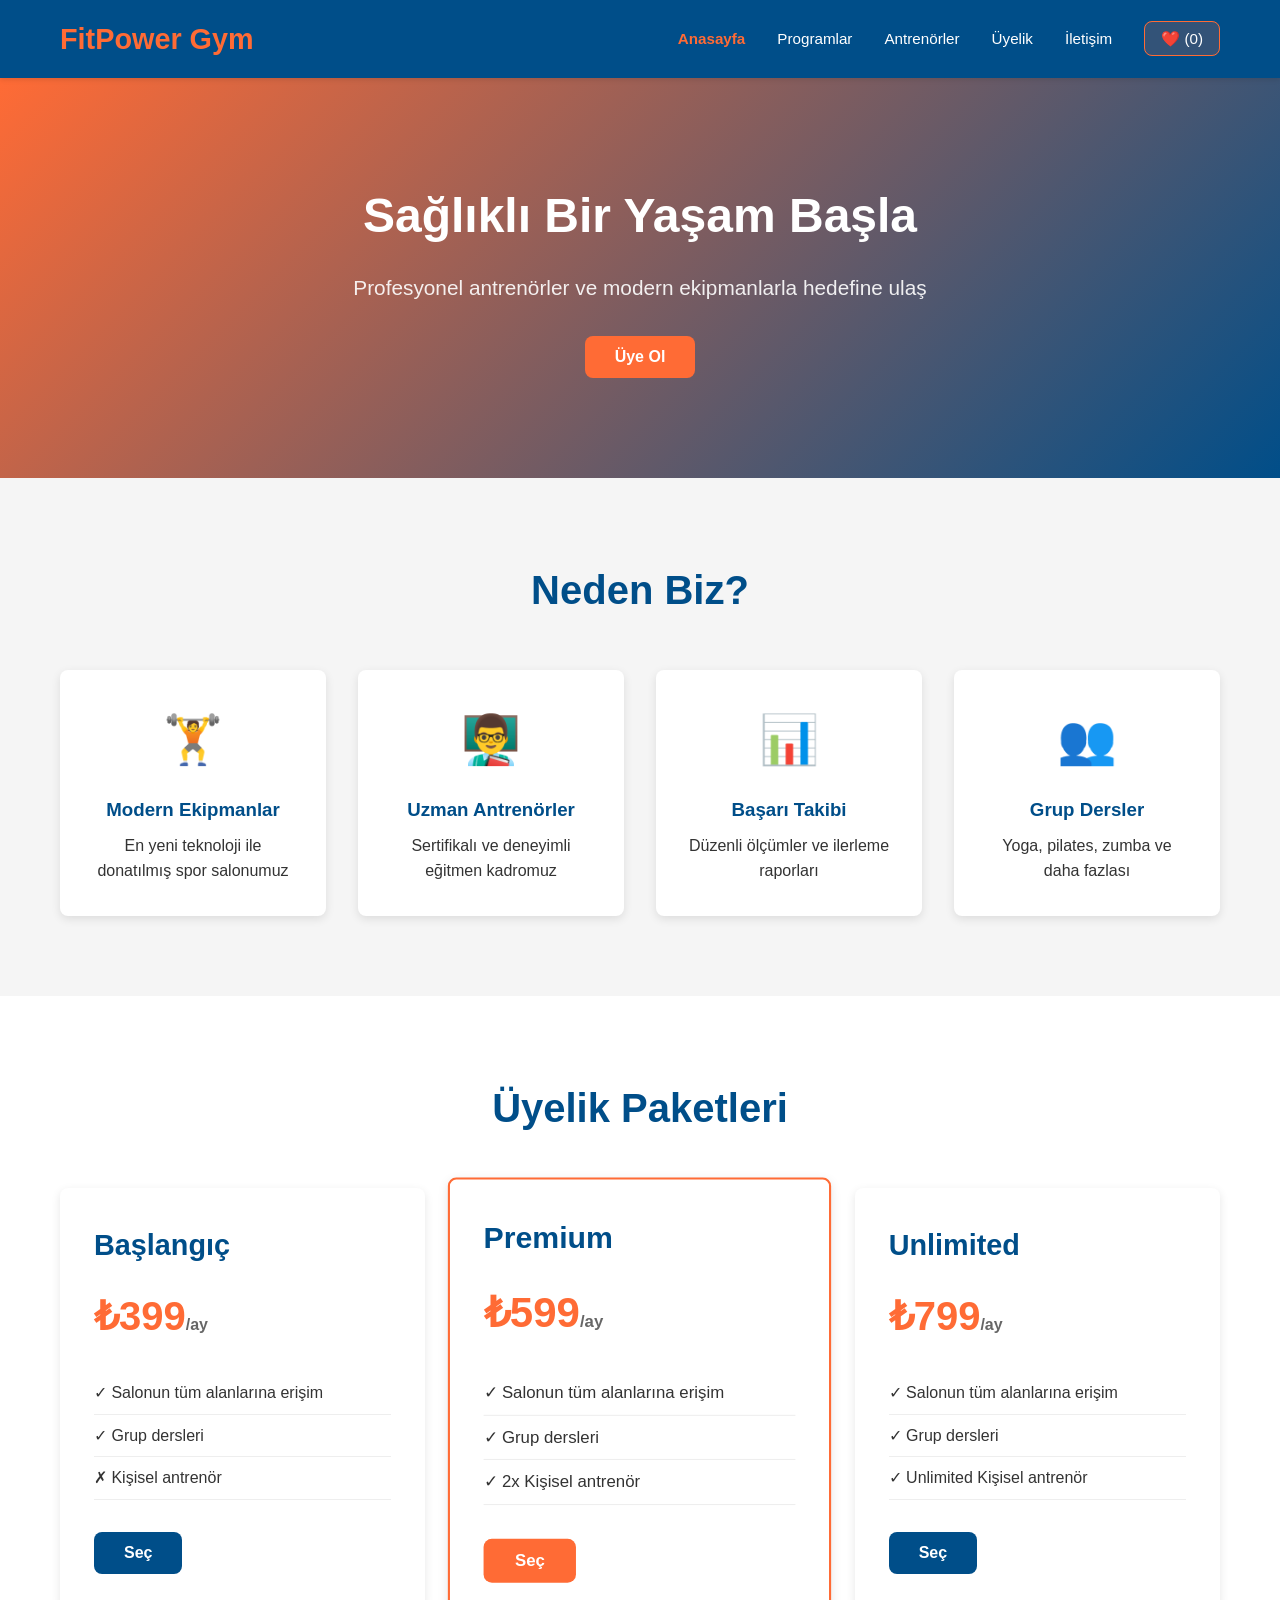
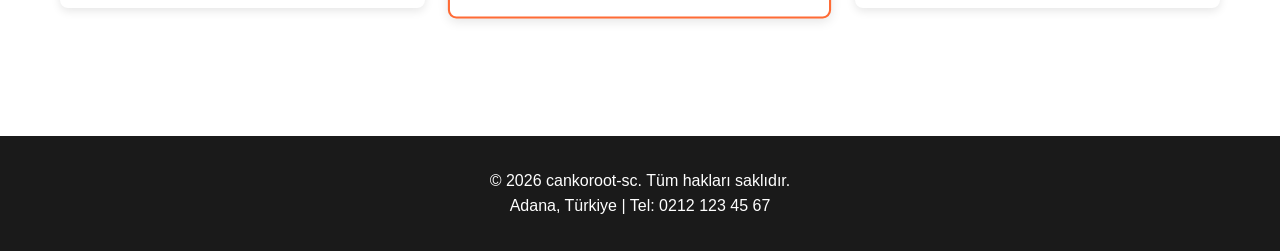
<file: index.html>
<!DOCTYPE html>

<head>
    <meta charset="UTF-8">
    <meta name="viewport" content="width=device-width, initial-scale=1.0">
    <title>FitPower Gym - Türkiye'nin En İyi Spor Salonu</title>
    <link rel="stylesheet" href="css/style.css">
</head>

<body>
    <nav class="navbar">
        <div class="container">
            <div class="nav-brand">
                <h1>FitPower Gym</h1>
            </div>
            <button class="menu-toggle" id="menuToggle">☰</button>
            <ul class="nav-menu" id="navMenu">
                <li><a href="index.html" class="active">Anasayfa</a></li>
                <li><a href="programs.html">Programlar</a></li>
                <li><a href="trainers.html">Antrenörler</a></li>
                <li><a href="membership.html">Üyelik</a></li>
                <li><a href="contact.html">İletişim</a></li>
                <li><a href="#" id="favBtn" class="fav-btn">❤️ (<span id="favCount">0</span>)</a></li>
            </ul>
        </div>
    </nav>

    <section class="hero">
        <div class="hero-content">
            <h2>Sağlıklı Bir Yaşam Başla</h2>
            <p>Profesyonel antrenörler ve modern ekipmanlarla hedefine ulaş</p>
            <button class="btn btn-primary"
                onclick="document.querySelector('.membership-section').scrollIntoView({behavior: 'smooth'})">Üye
                Ol</button>
        </div>
    </section>

    <section class="features">
        <div class="container">
            <h2>Neden Biz?</h2>
            <div class="features-grid">
                <div class="feature-card">
                    <div class="feature-icon">🏋️</div>
                    <h3>Modern Ekipmanlar</h3>
                    <p>En yeni teknoloji ile donatılmış spor salonumuz</p>
                </div>
                <div class="feature-card">
                    <div class="feature-icon">👨‍🏫</div>
                    <h3>Uzman Antrenörler</h3>
                    <p>Sertifikalı ve deneyimli eğitmen kadromuz</p>
                </div>
                <div class="feature-card">
                    <div class="feature-icon">📊</div>
                    <h3>Başarı Takibi</h3>
                    <p>Düzenli ölçümler ve ilerleme raporları</p>
                </div>
                <div class="feature-card">
                    <div class="feature-icon">👥</div>
                    <h3>Grup Dersler</h3>
                    <p>Yoga, pilates, zumba ve daha fazlası</p>
                </div>
            </div>
        </div>
    </section>

    <section class="membership-section" id="membershipSection">
        <div class="container">
            <h2>Üyelik Paketleri</h2>
            <div class="membership-cards">
                <div class="membership-card">
                    <h3>Başlangıç</h3>
                    <p class="price">₺399<span>/ay</span></p>
                    <ul>
                        <li>✓ Salonun tüm alanlarına erişim</li>
                        <li>✓ Grup dersleri</li>
                        <li>✗ Kişisel antrenör</li>
                    </ul>
                    <button class="btn btn-secondary" onclick="addToCart('Başlangıç', 399)">Seç</button>
                </div>
                <div class="membership-card featured">
                    <h3>Premium</h3>
                    <p class="price">₺599<span>/ay</span></p>
                    <ul>
                        <li>✓ Salonun tüm alanlarına erişim</li>
                        <li>✓ Grup dersleri</li>
                        <li>✓ 2x Kişisel antrenör</li>
                    </ul>
                    <button class="btn btn-primary" onclick="addToCart('Premium', 599)">Seç</button>
                </div>
                <div class="membership-card">
                    <h3>Unlimited</h3>
                    <p class="price">₺799<span>/ay</span></p>
                    <ul>
                        <li>✓ Salonun tüm alanlarına erişim</li>
                        <li>✓ Grup dersleri</li>
                        <li>✓ Unlimited Kişisel antrenör</li>
                    </ul>
                    <button class="btn btn-secondary" onclick="addToCart('Unlimited', 799)">Seç</button>
                </div>
            </div>
        </div>
    </section>

    <footer class="footer">
        <div class="container">
            <p>&copy; 2026 cankoroot-sc. Tüm hakları saklıdır.</p>
            <p>Adana, Türkiye | Tel: 0212 123 45 67</p>
        </div>
    </footer>

    <script src="js/main.js"></script>
</body>

</html>
<!-- cankoroot tarafından yapıldı -->
</file>
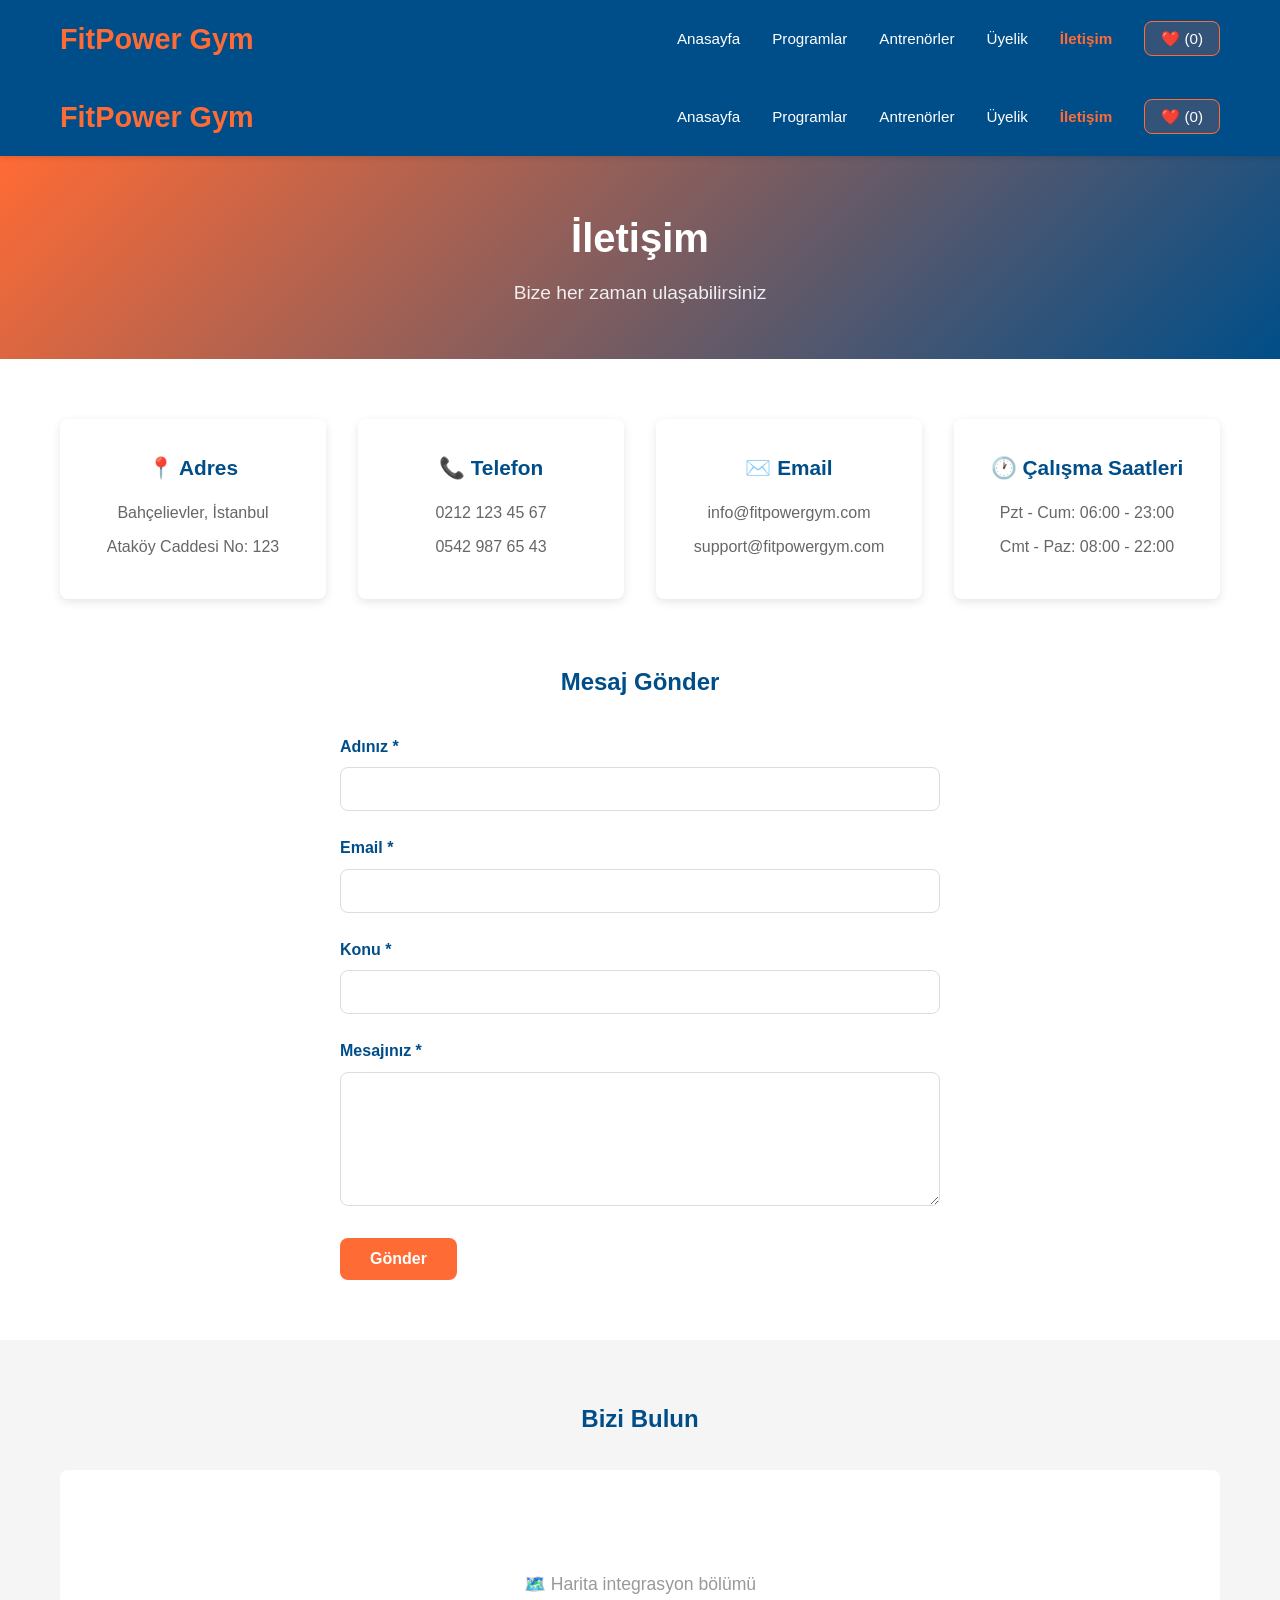
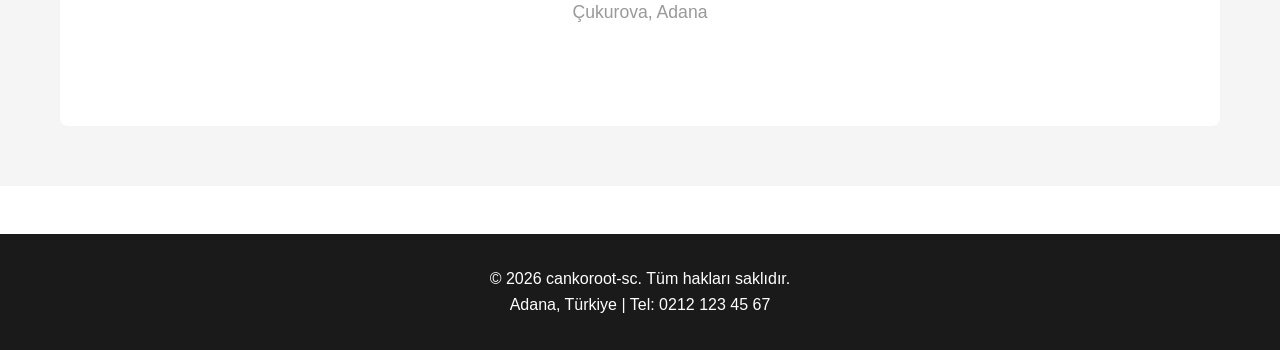
<file: contact.html>
<!DOCTYPE html>

<head>
    <meta charset="UTF-8">
    <meta name="viewport" content="width=device-width, initial-scale=1.0">
    <title>İletişim - FitPower Gym</title>
    <link rel="stylesheet" href="css/style.css">
</head>

<body>
    <!-- Navigation -->
    <nav class="navbar">
        <div class="container">
            <div class="nav-brand">
                <h1>FitPower Gym</h1>
            </div>
            <button class="menu-toggle" id="menuToggle">☰</button>
            <ul class="nav-menu" id="navMenu">
                <li><a href="index.html">Anasayfa</a></li>
                <li><a href="programs.html">Programlar</a></li>
                <li><a href="trainers.html">Antrenörler</a></li>
                <li><a href="membership.html">Üyelik</a></li>
                <li><a href="contact.html" class="active">İletişim</a></li>
                <li><a href="#" id="favBtn" class="fav-btn">❤️ (<span id="favCount">0</span>)</a></li>
            </ul>
        </div>
    </nav>

    <!-- Page Header -->
    <!DOCTYPE html>
    <html lang="tr">

    <head>
        <meta charset="UTF-8">
        <meta name="viewport" content="width=device-width, initial-scale=1.0">
        <title>İletişim - FitPower Gym</title>
        <link rel="stylesheet" href="css/style.css">
    </head>

    <body>
        <nav class="navbar">
            <div class="container">
                <div class="nav-brand">
                    <h1>FitPower Gym</h1>
                </div>
                <button class="menu-toggle" id="menuToggle">☰</button>
                <ul class="nav-menu" id="navMenu">
                    <li><a href="index.html">Anasayfa</a></li>
                    <li><a href="programs.html">Programlar</a></li>
                    <li><a href="trainers.html">Antrenörler</a></li>
                    <li><a href="membership.html">Üyelik</a></li>
                    <li><a href="contact.html" class="active">İletişim</a></li>
                    <li><a href="#" id="favBtn" class="fav-btn">❤️ (<span id="favCount">0</span>)</a></li>
                </ul>
            </div>
        </nav>

        <section class="page-header">
            <div class="container">
                <h1>İletişim</h1>
                <p>Bize her zaman ulaşabilirsiniz</p>
            </div>
        </section>

        <section class="contact-section">
            <div class="container">
                <div class="contact-info">
                    <div class="info-card">
                        <h3>📍 Adres</h3>
                        <p>Bahçelievler, İstanbul</p>
                        <p>Ataköy Caddesi No: 123</p>
                    </div>
                    <div class="info-card">
                        <h3>📞 Telefon</h3>
                        <p>0212 123 45 67</p>
                        <p>0542 987 65 43</p>
                    </div>
                    <div class="info-card">
                        <h3>✉️ Email</h3>
                        <p>info@fitpowergym.com</p>
                        <p>support@fitpowergym.com</p>
                    </div>
                    <div class="info-card">
                        <h3>🕐 Çalışma Saatleri</h3>
                        <p>Pzt - Cum: 06:00 - 23:00</p>
                        <p>Cmt - Paz: 08:00 - 22:00</p>
                    </div>
                </div>

                <div class="contact-form-wrapper">
                    <h2>Mesaj Gönder</h2>
                    <form id="contactForm" onsubmit="submitContact(event)">
                        <div class="form-group">
                            <label for="contactName">Adınız *</label>
                            <input type="text" id="contactName" name="contactName" required>
                            <span class="error-message" id="contactNameError"></span>
                        </div>

                        <div class="form-group">
                            <label for="contactEmail">Email *</label>
                            <input type="email" id="contactEmail" name="contactEmail" required>
                            <span class="error-message" id="contactEmailError"></span>
                        </div>

                        <div class="form-group">
                            <label for="subject">Konu *</label>
                            <input type="text" id="subject" name="subject" required>
                            <span class="error-message" id="subjectError"></span>
                        </div>

                        <div class="form-group">
                            <label for="contactMessage">Mesajınız *</label>
                            <textarea id="contactMessage" name="contactMessage" rows="6" required></textarea>
                            <span class="error-message" id="contactMessageError"></span>
                        </div>

                        <button type="submit" class="btn btn-primary">Gönder</button>
                    </form>
                    <div id="contactSuccessMessage" class="success-message" style="display: none;">
                        <p>✓ Mesajınız başarıyla gönderildi. Yakında sizinle iletişime geçeceğiz.</p>
                    </div>
                </div>
            </div>
        </section>

        <section class="map-section">
            <div class="container">
                <h2>Bizi Bulun</h2>
                <div class="map-placeholder">
                    <p>🗺️ Harita integrasyon bölümü</p>
                    <p>Çukurova, Adana</p>
                </div>
            </div>
        </section>

        <footer class="footer">
            <div class="container">
                <p>&copy; 2026 cankoroot-sc. Tüm hakları saklıdır.</p>
                <p>Adana, Türkiye | Tel: 0212 123 45 67</p>
            </div>
        </footer>

        <script src="js/main.js"></script>
        <script src="js/contact.js"></script>
    </body>

    </html>
    <!-- cankoroot tarafından yapıldı -->
</file>
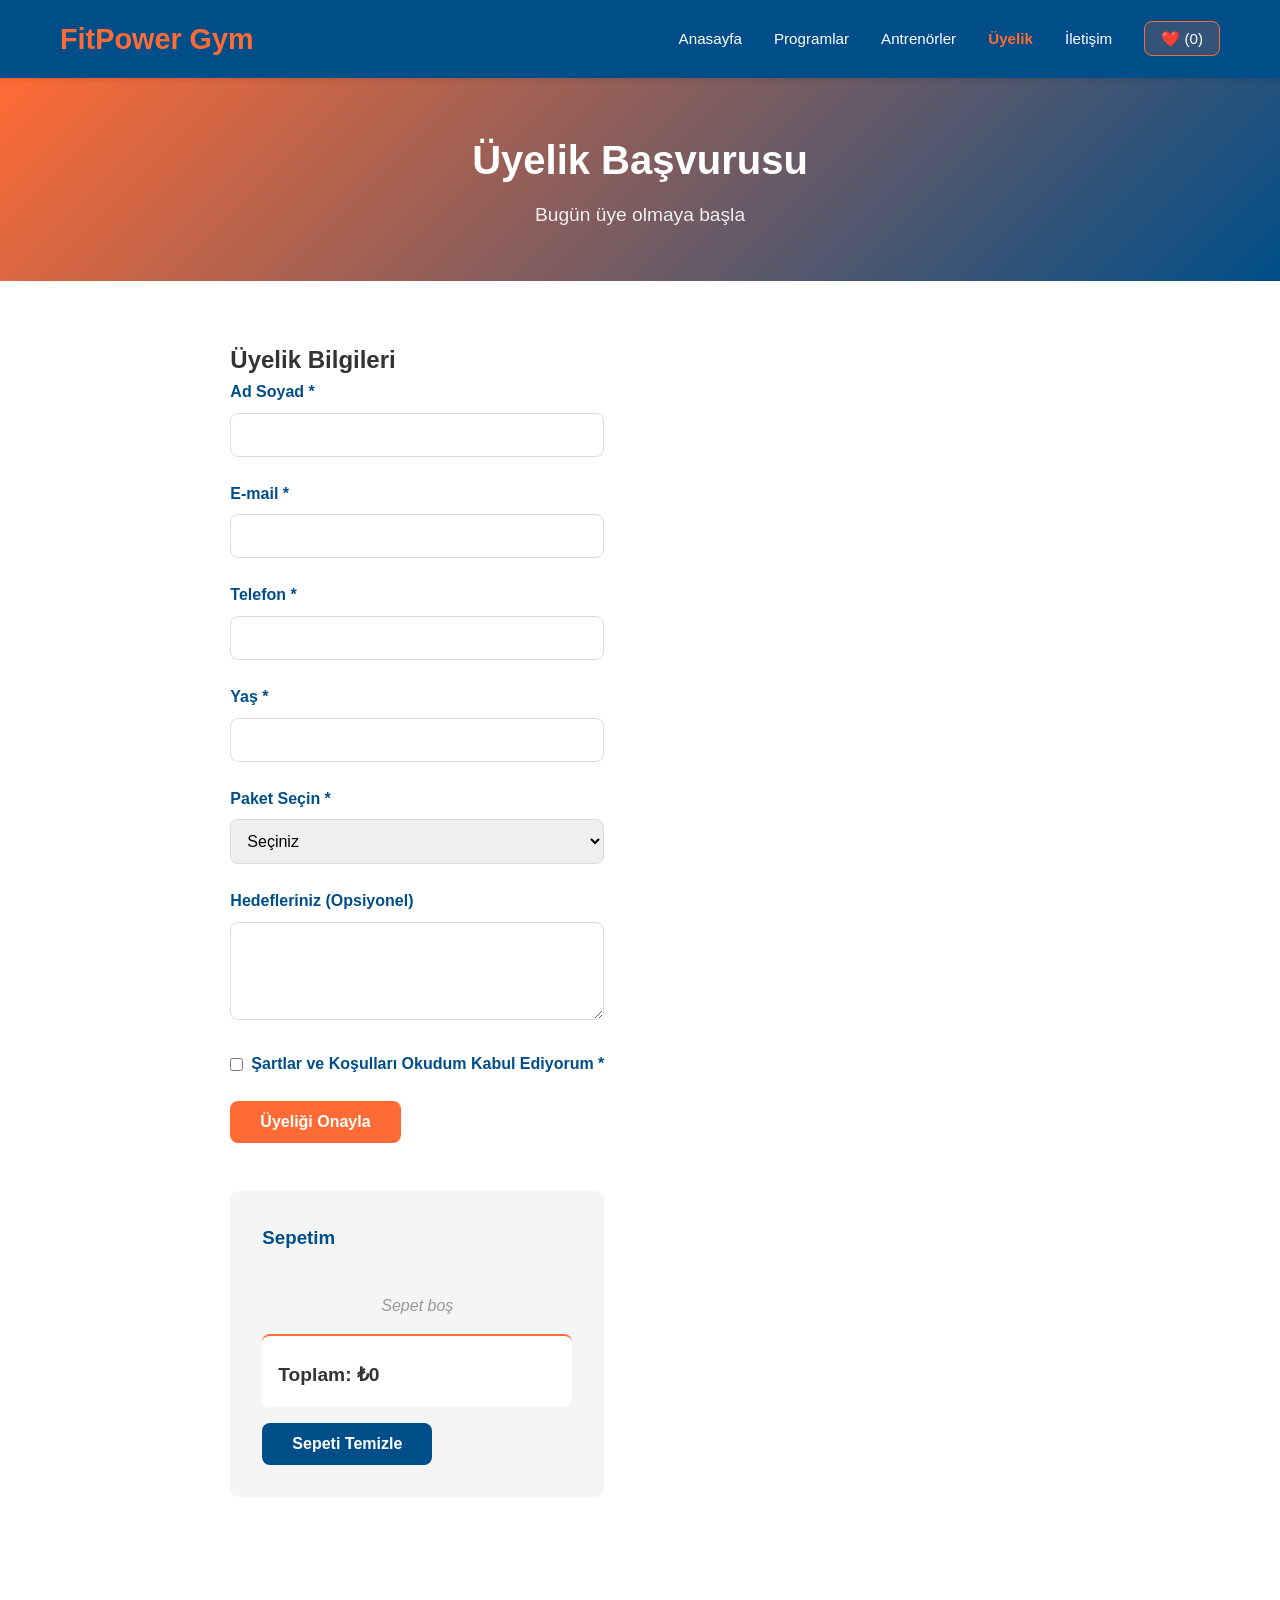
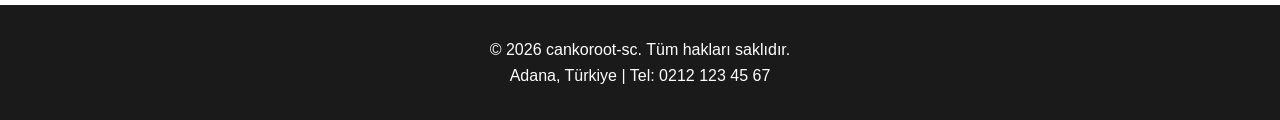
<file: membership.html>
<!DOCTYPE html>

<head>
    <meta charset="UTF-8">
    <meta name="viewport" content="width=device-width, initial-scale=1.0">
    <title>Üyelik - FitPower Gym</title>
    <link rel="stylesheet" href="css/style.css">
</head>

<body></body>
<nav class="navbar">
    <div class="container">
        <div class="nav-brand">
            <h1>FitPower Gym</h1>
        </div>
        <button class="menu-toggle" id="menuToggle">☰</button>
        <ul class="nav-menu" id="navMenu">
            <li><a href="index.html">Anasayfa</a></li>
            <li><a href="programs.html">Programlar</a></li>
            <li><a href="trainers.html">Antrenörler</a></li>
            <li><a href="membership.html" class="active">Üyelik</a></li>
            <li><a href="contact.html">İletişim</a></li>
            <li><a href="#" id="favBtn" class="fav-btn">❤️ (<span id="favCount">0</span>)</a></li>
        </ul>
    </div>
</nav>

<section class="page-header">
    <div class="container">
        <h1>Üyelik Başvurusu</h1>
        <p>Bugün üye olmaya başla</p>
    </div>
</section>

<section class="membership-application">
    <div class="container">
        <div class="form-container">
            <form id="membershipForm" onsubmit="submitMembership(event)">
                <h2>Üyelik Bilgileri</h2>

                <div class="form-group">
                    <label for="fullname">Ad Soyad *</label>
                    <input type="text" id="fullname" name="fullname" required>
                    <span class="error-message" id="fullnameError"></span>
                </div>

                <div class="form-group">
                    <label for="email">E-mail *</label>
                    <input type="email" id="email" name="email" required>
                    <span class="error-message" id="emailError"></span>
                </div>

                <div class="form-group">
                    <label for="phone">Telefon *</label>
                    <input type="tel" id="phone" name="phone" required>
                    <span class="error-message" id="phoneError"></span>
                </div>

                <div class="form-group">
                    <label for="age">Yaş *</label>
                    <input type="number" id="age" name="age" min="18" max="120" required>
                    <span class="error-message" id="ageError"></span>
                </div>

                <div class="form-group">
                    <label for="packageSelect">Paket Seçin *</label>
                    <select id="packageSelect" name="packageSelect" required>
                        <option value="">Seçiniz</option>
                        <option value="Başlangıç">Başlangıç (₺399/ay)</option>
                        <option value="Premium">Premium (₺599/ay)</option>
                        <option value="Unlimited">Unlimited (₺799/ay)</option>
                    </select>
                    <span class="error-message" id="packageError"></span>
                </div>

                <div class="form-group">
                    <label for="message">Hedefleriniz (Opsiyonel)</label>
                    <textarea id="message" name="message" rows="4"></textarea>
                </div>

                <div class="form-group checkbox">
                    <input type="checkbox" id="agreement" name="agreement" required>
                    <label for="agreement">Şartlar ve Koşulları Okudum Kabul Ediyorum *</label>
                    <span class="error-message" id="agreementError"></span>
                </div>

                <button type="submit" class="btn btn-primary">Üyeliği Onayla</button>
            </form>

            <div id="successMessage" class="success-message" style="display: none;">
                <p>✓ Başvurunuz başarıyla alındı! En kısa sürede sizinle iletişime geçeceğiz.</p>
            </div>
        </div>

        <div class="cart-container">
            <h3>Sepetim</h3>
            <div id="cartItems">
                <p class="empty-cart">Sepet boş</p>
            </div>
            <div class="cart-total">
                <strong>Toplam: ₺<span id="cartTotal">0</span></strong>
            </div>
            <button type="button" class="btn btn-secondary" onclick="clearCart()">Sepeti Temizle</button>
        </div>
    </div>
</section>

<footer class="footer">
    <div class="container">
        <p>&copy; 2026 cankoroot-sc. Tüm hakları saklıdır.</p>
        <p>Adana, Türkiye | Tel: 0212 123 45 67</p>
    </div>
</footer>

<script src="js/main.js"></script>
<script src="js/membership.js"></script>
</body>

</html>
<!-- cankoroot tarafından yapıldı -->
</file>
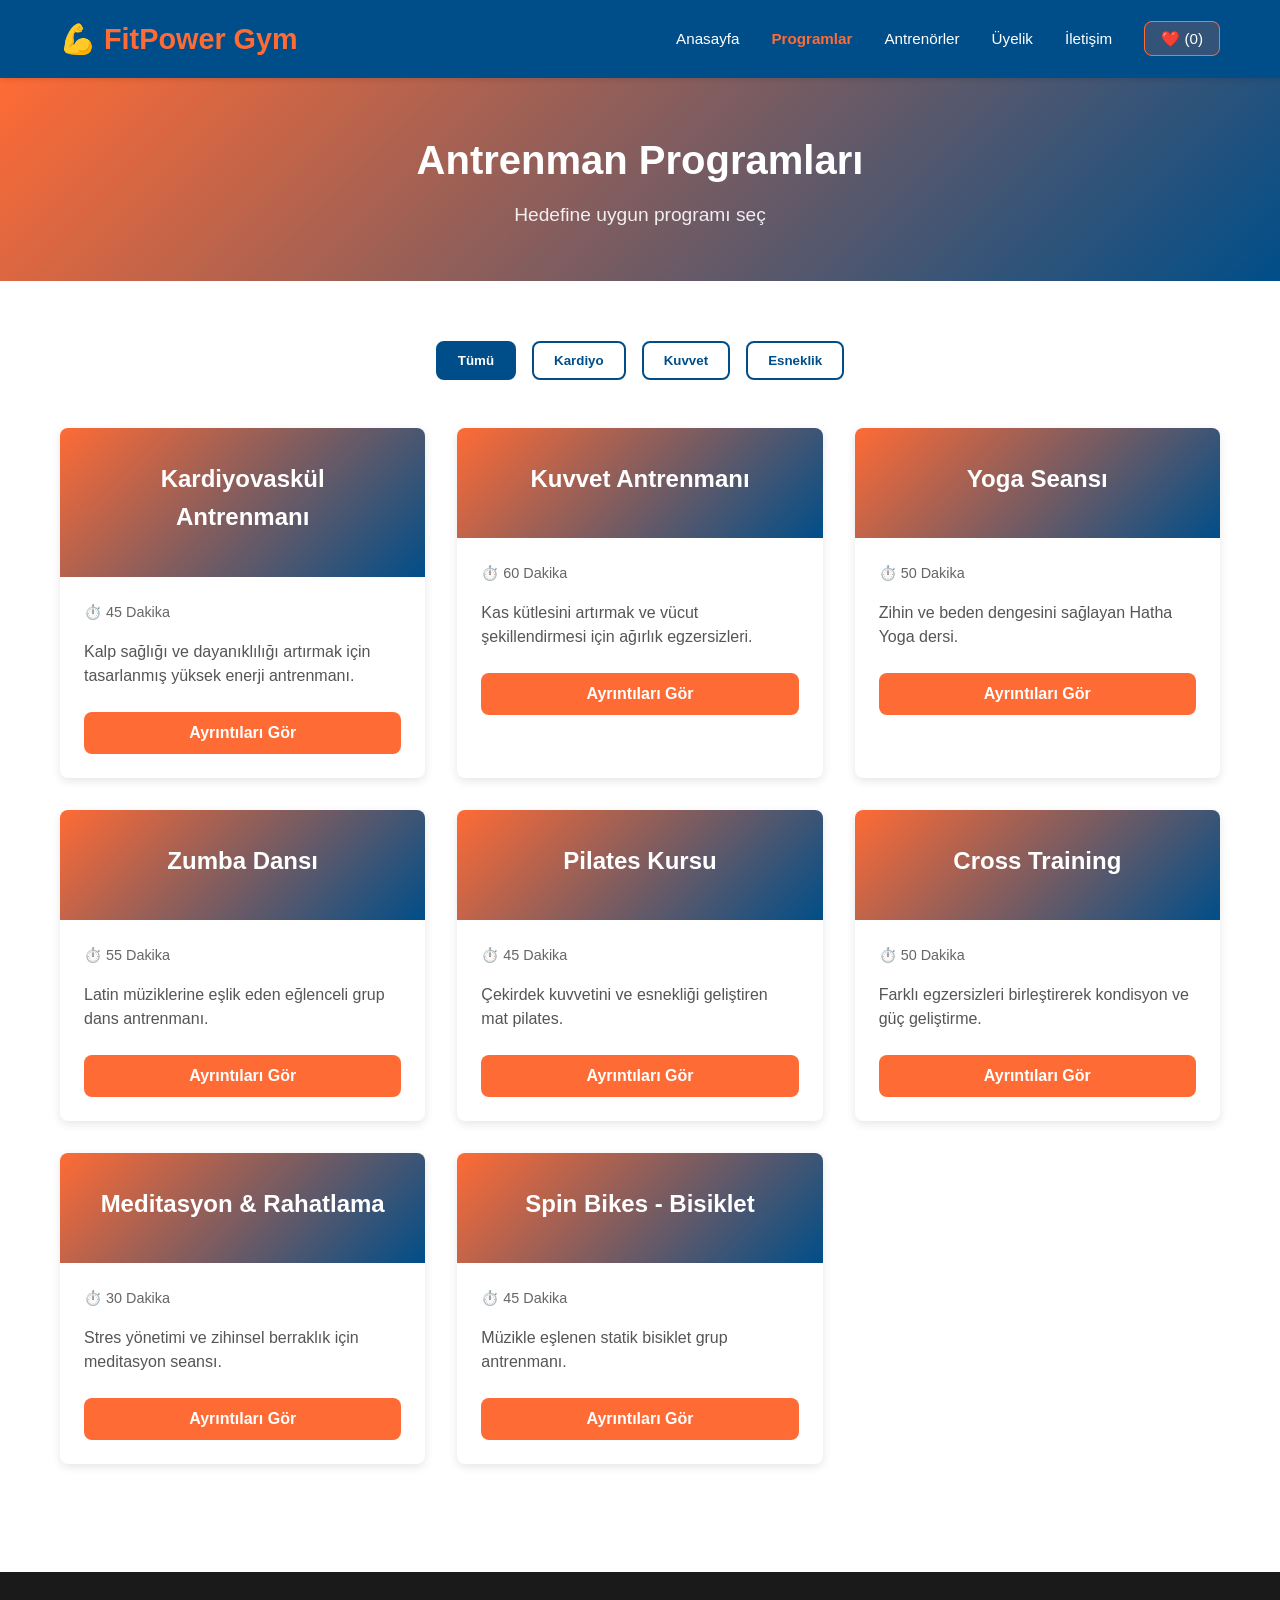
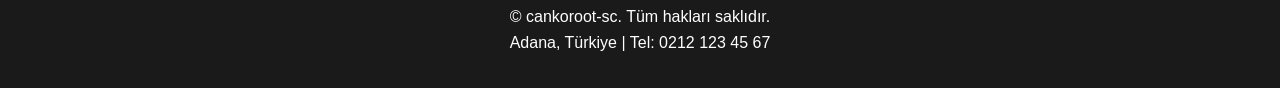
<file: programs.html>
<!DOCTYPE html>

<head>
    <meta charset="UTF-8">
    <meta name="viewport" content="width=device-width, initial-scale=1.0">
    <title>Programlar - FitPower Gym</title>
    <link rel="stylesheet" href="css/style.css">
</head>

<body>
    <nav class="navbar">
        <div class="container">
            <div class="nav-brand">
                <h1>💪 FitPower Gym</h1>
            </div>
            <button class="menu-toggle" id="menuToggle">☰</button>
            <ul class="nav-menu" id="navMenu">
                <li><a href="index.html">Anasayfa</a></li>
                <li><a href="programs.html" class="active">Programlar</a></li>
                <li><a href="trainers.html">Antrenörler</a></li>
                <li><a href="membership.html">Üyelik</a></li>
                <li><a href="contact.html">İletişim</a></li>
                <li><a href="#" id="favBtn" class="fav-btn">❤️ (<span id="favCount">0</span>)</a></li>
            </ul>
        </div>
    </nav>

    <section class="page-header">
        <div class="container">
            <h1>Antrenman Programları</h1>
            <p>Hedefine uygun programı seç</p>
        </div>
    </section>

    <section class="programs-section">
        <div class="container">
            <div class="filter-buttons">
                <button class="filter-btn active" onclick="filterPrograms('all')">Tümü</button>
                <button class="filter-btn" onclick="filterPrograms('cardio')">Kardiyo</button>
                <button class="filter-btn" onclick="filterPrograms('strength')">Kuvvet</button>
                <button class="filter-btn" onclick="filterPrograms('flexibility')">Esneklik</button>
            </div>

            <div class="programs-grid" id="programsGrid">
            </div>
        </div>
    </section>

    <footer class="footer">
        <div class="container">
            <p>&copy; cankoroot-sc. Tüm hakları saklıdır.</p>
            <p>Adana, Türkiye | Tel: 0212 123 45 67</p>
        </div>
    </footer>

    <div id="programModal" class="modal">
        <div class="modal-content">
            <span class="close" onclick="closeModal()">&times;</span>
            <div id="modalBody">
            </div>
        </div>
    </div>

    <script src="js/main.js"></script>
    <script src="js/programs.js"></script>
</body>


<!-- cankoroot tarafından yapıldı -->

</html>
</file>
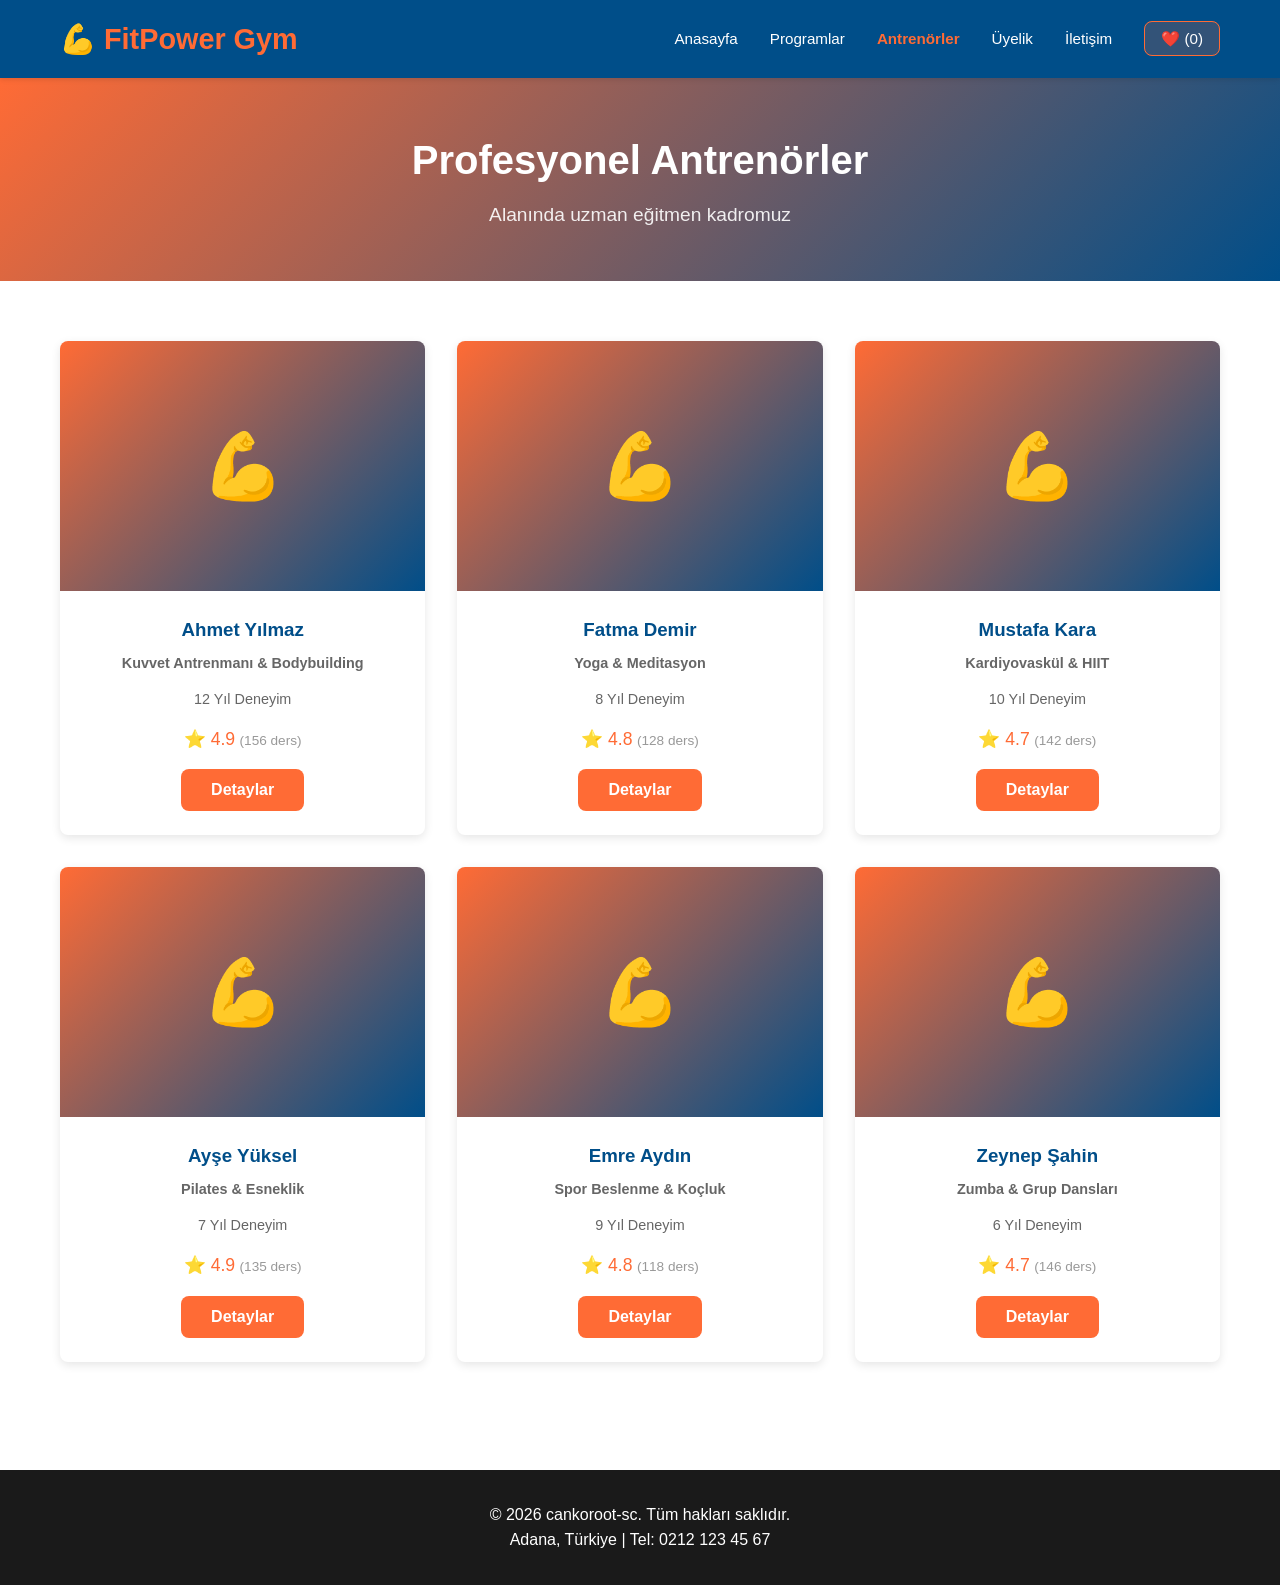
<file: trainers.html>
<!DOCTYPE html>

<head>
    <meta charset="UTF-8">
    <meta name="viewport" content="width=device-width, initial-scale=1.0">
    <title>Antrenörler - FitPower Gym</title>
    <link rel="stylesheet" href="css/style.css">
</head>

<body>
    <nav class="navbar">
        <div class="container">
            <div class="nav-brand">
                <h1>💪 FitPower Gym</h1>
            </div>
            <button class="menu-toggle" id="menuToggle">☰</button>
            <ul class="nav-menu" id="navMenu">
                <li><a href="index.html">Anasayfa</a></li>
                <li><a href="programs.html">Programlar</a></li>
                <li><a href="trainers.html" class="active">Antrenörler</a></li>
                <li><a href="membership.html">Üyelik</a></li>
                <li><a href="contact.html">İletişim</a></li>
                <li><a href="#" id="favBtn" class="fav-btn">❤️ (<span id="favCount">0</span>)</a></li>
            </ul>
        </div>
    </nav>

    <section class="page-header">
        <div class="container">
            <h1>Profesyonel Antrenörler</h1>
            <p>Alanında uzman eğitmen kadromuz</p>
        </div>
    </section>

    <section class="trainers-section">
        <div class="container">
            <div class="trainers-grid" id="trainersGrid">
            </div>
        </div>
    </section>

    <footer class="footer">
        <div class="container">
            <p>&copy; 2026 cankoroot-sc. Tüm hakları saklıdır.</p>
            <p>Adana, Türkiye | Tel: 0212 123 45 67</p>
        </div>
    </footer>

    <div id="trainerModal" class="modal">
        <div class="modal-content">
            <span class="close" onclick="closeTrainerModal()">&times;</span>
            <div id="trainerModalBody">
            </div>
            <form id="appointmentForm" onsubmit="bookAppointment(event)">
                <h3>Randevu Talebi</h3>
                <input type="text" id="appointmentName" placeholder="Adınız" required>
                <input type="email" id="appointmentEmail" placeholder="Email" required>
                <input type="date" id="appointmentDate" required>
                <button type="submit" class="btn btn-primary">Randevu Talep Et</button>
            </form>
        </div>
    </div>

    <script src="js/main.js"></script>
    <script src="js/trainers.js"></script>
</body>

</html>
<!-- cankoroot tarafından yapıldı -->
</body>

</html>
</file>
<file: css/style.css>
* {
    margin: 0;
    padding: 0;
    box-sizing: border-box;
}

:root {
    --primary-color: #FF6B35;
    --secondary-color: #004E89;
    --success-color: #06A77D;
    --dark-color: #1a1a1a;
    --light-color: #f5f5f5;
    --text-color: #333;
    --border-radius: 8px;
    --transition: all 0.3s ease;
}

body {
    font-family: 'Segoe UI', Tahoma, Geneva, Verdana, sans-serif;
    color: var(--text-color);
    background-color: #fff;
    line-height: 1.6;
}

.container {
    max-width: 1200px;
    margin: 0 auto;
    padding: 0 20px;
}

.navbar {
    background-color: var(--secondary-color);
    color: white;
    padding: 1rem 0;
    position: sticky;
    top: 0;
    z-index: 100;
    box-shadow: 0 2px 5px rgba(0, 0, 0, 0.1);
}

.navbar .container {
    display: flex;
    justify-content: space-between;
    align-items: center;
}

.nav-brand h1 {
    font-size: 1.8rem;
    color: var(--primary-color);
}

.nav-menu {
    display: flex;
    list-style: none;
    gap: 2rem;
    align-items: center;
}

.nav-menu a {
    color: white;
    text-decoration: none;
    transition: var(--transition);
    font-size: 0.95rem;
}

.nav-menu a:hover,
.nav-menu a.active {
    color: var(--primary-color);
    font-weight: bold;
}

.fav-btn {
    background-color: rgba(255, 107, 53, 0.2);
    padding: 0.5rem 1rem;
    border-radius: var(--border-radius);
    border: 1px solid var(--primary-color);
    cursor: pointer;
}

.menu-toggle {
    display: none;
    background: none;
    border: none;
    color: white;
    font-size: 1.5rem;
    cursor: pointer;
}

.hero {
    background: linear-gradient(135deg, var(--primary-color), var(--secondary-color));
    color: white;
    padding: 100px 20px;
    text-align: center;
    min-height: 400px;
    display: flex;
    align-items: center;
    justify-content: center;
}

.hero-content h2 {
    font-size: 3rem;
    margin-bottom: 1rem;
}

.hero-content p {
    font-size: 1.3rem;
    margin-bottom: 2rem;
    opacity: 0.9;
}

.btn {
    padding: 12px 30px;
    border: none;
    border-radius: var(--border-radius);
    font-size: 1rem;
    cursor: pointer;
    transition: var(--transition);
    font-weight: 600;
}

.btn-primary {
    background-color: var(--primary-color);
    color: white;
}

.btn-primary:hover {
    background-color: #e55a25;
    transform: translateY(-2px);
    box-shadow: 0 5px 15px rgba(255, 107, 53, 0.3);
}

.btn-secondary {
    background-color: var(--secondary-color);
    color: white;
}

.btn-secondary:hover {
    background-color: #003d6b;
    transform: translateY(-2px);
}

.features {
    padding: 80px 20px;
    background-color: var(--light-color);
}

.features h2 {
    text-align: center;
    font-size: 2.5rem;
    margin-bottom: 3rem;
    color: var(--secondary-color);
}

.features-grid {
    display: grid;
    grid-template-columns: repeat(auto-fit, minmax(250px, 1fr));
    gap: 2rem;
}

.feature-card {
    background-color: white;
    padding: 2rem;
    border-radius: var(--border-radius);
    text-align: center;
    box-shadow: 0 3px 10px rgba(0, 0, 0, 0.1);
    transition: var(--transition);
}

.feature-card:hover {
    transform: translateY(-5px);
    box-shadow: 0 5px 20px rgba(0, 0, 0, 0.15);
}

.feature-icon {
    font-size: 3rem;
    margin-bottom: 1rem;
}

.feature-card h3 {
    color: var(--secondary-color);
    margin-bottom: 0.5rem;
}

.membership-section {
    padding: 80px 20px;
}

.membership-section h2 {
    text-align: center;
    font-size: 2.5rem;
    margin-bottom: 3rem;
    color: var(--secondary-color);
}

.membership-cards {
    display: grid;
    grid-template-columns: repeat(auto-fit, minmax(280px, 1fr));
    gap: 2rem;
}

.membership-card {
    background-color: white;
    padding: 2rem;
    border-radius: var(--border-radius);
    box-shadow: 0 3px 10px rgba(0, 0, 0, 0.1);
    border: 2px solid transparent;
    transition: var(--transition);
}

.membership-card.featured {
    border-color: var(--primary-color);
    transform: scale(1.05);
}

.membership-card h3 {
    font-size: 1.8rem;
    margin-bottom: 1rem;
    color: var(--secondary-color);
}

.membership-card .price {
    font-size: 2.5rem;
    color: var(--primary-color);
    margin-bottom: 1.5rem;
    font-weight: bold;
}

.membership-card .price span {
    font-size: 1rem;
    color: #666;
}

.membership-card ul {
    list-style: none;
    margin-bottom: 2rem;
}

.membership-card li {
    padding: 0.5rem 0;
    border-bottom: 1px solid #eee;
}

.page-header {
    background: linear-gradient(135deg, var(--primary-color), var(--secondary-color));
    color: white;
    padding: 50px 20px;
    text-align: center;
}

.page-header h1 {
    font-size: 2.5rem;
    margin-bottom: 0.5rem;
}

.page-header p {
    font-size: 1.2rem;
    opacity: 0.9;
}

.programs-section {
    padding: 60px 20px;
}

.filter-buttons {
    display: flex;
    justify-content: center;
    gap: 1rem;
    margin-bottom: 3rem;
    flex-wrap: wrap;
}

.filter-btn {
    padding: 10px 20px;
    border: 2px solid var(--secondary-color);
    background-color: white;
    color: var(--secondary-color);
    border-radius: var(--border-radius);
    cursor: pointer;
    transition: var(--transition);
    font-weight: 600;
}

.filter-btn.active {
    background-color: var(--secondary-color);
    color: white;
}

.programs-grid {
    display: grid;
    grid-template-columns: repeat(auto-fill, minmax(300px, 1fr));
    gap: 2rem;
}

.program-card {
    background-color: white;
    border-radius: var(--border-radius);
    overflow: hidden;
    box-shadow: 0 3px 10px rgba(0, 0, 0, 0.1);
    cursor: pointer;
    transition: var(--transition);
}

.program-card:hover {
    transform: translateY(-5px);
    box-shadow: 0 5px 20px rgba(0, 0, 0, 0.15);
}

.program-card-header {
    background: linear-gradient(135deg, var(--primary-color), var(--secondary-color));
    color: white;
    padding: 2rem;
    text-align: center;
}

.program-card-header h3 {
    font-size: 1.5rem;
    margin-bottom: 0.5rem;
}

.program-card-body {
    padding: 1.5rem;
}

.program-duration {
    color: #666;
    margin-bottom: 1rem;
    font-size: 0.9rem;
}

.program-description {
    color: #555;
    margin-bottom: 1.5rem;
    line-height: 1.5;
}

.program-card button {
    width: 100%;
}

.trainers-section {
    padding: 60px 20px;
}

.trainers-grid {
    display: grid;
    grid-template-columns: repeat(auto-fill, minmax(280px, 1fr));
    gap: 2rem;
}

.trainer-card {
    background-color: white;
    border-radius: var(--border-radius);
    overflow: hidden;
    box-shadow: 0 3px 10px rgba(0, 0, 0, 0.1);
    cursor: pointer;
    transition: var(--transition);
}

.trainer-card:hover {
    transform: translateY(-5px);
    box-shadow: 0 5px 20px rgba(0, 0, 0, 0.15);
}

.trainer-avatar {
    width: 100%;
    height: 250px;
    background: linear-gradient(135deg, var(--primary-color), var(--secondary-color));
    display: flex;
    align-items: center;
    justify-content: center;
    font-size: 4rem;
}

.trainer-info {
    padding: 1.5rem;
    text-align: center;
}

.trainer-info h3 {
    color: var(--secondary-color);
    margin-bottom: 0.5rem;
}

.trainer-specialty {
    color: var(--primary-color);
    font-size: 0.9rem;
    margin-bottom: 1rem;
    font-weight: 600;
}

.trainer-info p {
    color: #666;
    font-size: 0.9rem;
    margin-bottom: 1rem;
    line-height: 1.4;
}

.form-container {
    max-width: 500px;
    margin: 0 auto 3rem;
}

.form-group {
    margin-bottom: 1.5rem;
}

.form-group label {
    display: block;
    margin-bottom: 0.5rem;
    font-weight: 600;
    color: var(--secondary-color);
}

.form-group input,
.form-group select,
.form-group textarea {
    width: 100%;
    padding: 12px;
    border: 1px solid #ddd;
    border-radius: var(--border-radius);
    font-size: 1rem;
    font-family: inherit;
    transition: var(--transition);
}

.form-group input:focus,
.form-group select:focus,
.form-group textarea:focus {
    outline: none;
    border-color: var(--primary-color);
    box-shadow: 0 0 5px rgba(255, 107, 53, 0.2);
}

.form-group.checkbox {
    display: flex;
    align-items: center;
}

.form-group.checkbox input {
    width: auto;
    margin-right: 0.5rem;
}

.form-group.checkbox label {
    margin-bottom: 0;
}

.error-message {
    color: #d32f2f;
    font-size: 0.85rem;
    margin-top: 0.25rem;
    display: block;
}

.success-message {
    background-color: #d4edda;
    border: 1px solid #c3e6cb;
    color: #155724;
    padding: 1rem;
    border-radius: var(--border-radius);
    margin-bottom: 1rem;
    text-align: center;
}

.membership-application {
    padding: 60px 20px;
    display: grid;
    grid-template-columns: 2fr 1fr;
    gap: 3rem;
}

.cart-container {
    background-color: var(--light-color);
    padding: 2rem;
    border-radius: var(--border-radius);
    height: fit-content;
}

.cart-container h3 {
    color: var(--secondary-color);
    margin-bottom: 1.5rem;
}

.cart-item {
    background-color: white;
    padding: 1rem;
    border-radius: var(--border-radius);
    margin-bottom: 1rem;
    display: flex;
    justify-content: space-between;
    align-items: center;
}

.cart-item-name {
    font-weight: 600;
    color: var(--secondary-color);
}

.cart-item-price {
    color: var(--primary-color);
    font-weight: bold;
}

.empty-cart {
    color: #999;
    text-align: center;
    padding: 1rem;
    font-style: italic;
}

.cart-total {
    background-color: white;
    padding: 1rem;
    border-radius: var(--border-radius);
    font-size: 1.2rem;
    border-top: 2px solid var(--primary-color);
    padding-top: 1.5rem;
    margin-bottom: 1rem;
}

.contact-section {
    padding: 60px 20px;
}

.contact-info {
    display: grid;
    grid-template-columns: repeat(auto-fit, minmax(250px, 1fr));
    gap: 2rem;
    margin-bottom: 4rem;
}

.info-card {
    background-color: white;
    padding: 2rem;
    border-radius: var(--border-radius);
    box-shadow: 0 3px 10px rgba(0, 0, 0, 0.1);
    text-align: center;
}

.info-card h3 {
    color: var(--secondary-color);
    margin-bottom: 1rem;
    font-size: 1.3rem;
}

.info-card p {
    color: #666;
    margin-bottom: 0.5rem;
}

.contact-form-wrapper {
    max-width: 600px;
    margin: 0 auto;
}

.contact-form-wrapper h2 {
    color: var(--secondary-color);
    text-align: center;
    margin-bottom: 2rem;
}

.map-section {
    padding: 60px 20px;
    background-color: var(--light-color);
}

.map-section h2 {
    text-align: center;
    color: var(--secondary-color);
    margin-bottom: 2rem;
}

.map-placeholder {
    background-color: white;
    border-radius: var(--border-radius);
    padding: 100px 20px;
    text-align: center;
    color: #999;
    font-size: 1.1rem;
}

.modal {
    display: none;
    position: fixed;
    z-index: 1000;
    left: 0;
    top: 0;
    width: 100%;
    height: 100%;
    background-color: rgba(0, 0, 0, 0.4);
}

.modal-content {
    background-color: #fefefe;
    margin: 5% auto;
    padding: 2rem;
    border-radius: var(--border-radius);
    width: 90%;
    max-width: 500px;
    animation: slideIn 0.3s ease;
}

.close {
    color: #aaa;
    float: right;
    font-size: 2rem;
    font-weight: bold;
    cursor: pointer;
    transition: var(--transition);
}

.close:hover,
.close:focus {
    color: var(--primary-color);
}

@keyframes slideIn {
    from {
        opacity: 0;
        transform: translateY(-50px);
    }

    to {
        opacity: 1;
        transform: translateY(0);
    }
}

.footer {
    background-color: var(--dark-color);
    color: white;
    text-align: center;
    padding: 2rem;
    margin-top: 3rem;
}

@media (max-width: 768px) {
    .nav-menu {
        gap: 1rem;
        font-size: 0.85rem;
    }

    .menu-toggle {
        display: block;
    }

    .nav-menu {
        display: none;
        flex-direction: column;
        position: absolute;
        top: 60px;
        left: 0;
        right: 0;
        background-color: var(--secondary-color);
        padding: 1rem;
        gap: 0.5rem;
    }

    .nav-menu.active {
        display: flex;
    }

    .hero-content h2 {
        font-size: 2rem;
    }

    .hero-content p {
        font-size: 1rem;
    }

    .features-grid {
        grid-template-columns: 1fr;
    }

    .membership-section h2,
    .features h2 {
        font-size: 1.8rem;
    }

    .membership-card.featured {
        transform: scale(1);
    }

    .page-header h1 {
        font-size: 1.8rem;
    }

    .membership-application {
        grid-template-columns: 1fr;
    }

    .contact-section {
        padding: 40px 20px;
    }

    .programs-grid {
        grid-template-columns: 1fr;
    }

    .trainers-grid {
        grid-template-columns: repeat(auto-fill, minmax(200px, 1fr));
    }
}

@media (max-width: 480px) {
    .nav-brand h1 {
        font-size: 1.3rem;
    }

    .hero {
        padding: 60px 20px;
        min-height: 300px;
    }

    .hero-content h2 {
        font-size: 1.5rem;
    }

    .hero-content p {
        font-size: 0.9rem;
    }

    .btn {
        padding: 10px 20px;
        font-size: 0.9rem;
    }

    .features-grid,
    .membership-cards {
        grid-template-columns: 1fr;
        gap: 1rem;
    }

    .filter-buttons {
        flex-direction: column;
    }

    .filter-btn {
        width: 100%;
    }

    .programs-grid,
    .trainers-grid {
        grid-template-columns: 1fr;
    }

    .modal-content {
        width: 95%;
        margin: 20% auto;
    }
}

/* cankoroot tarafından yapıldı */
</file>
